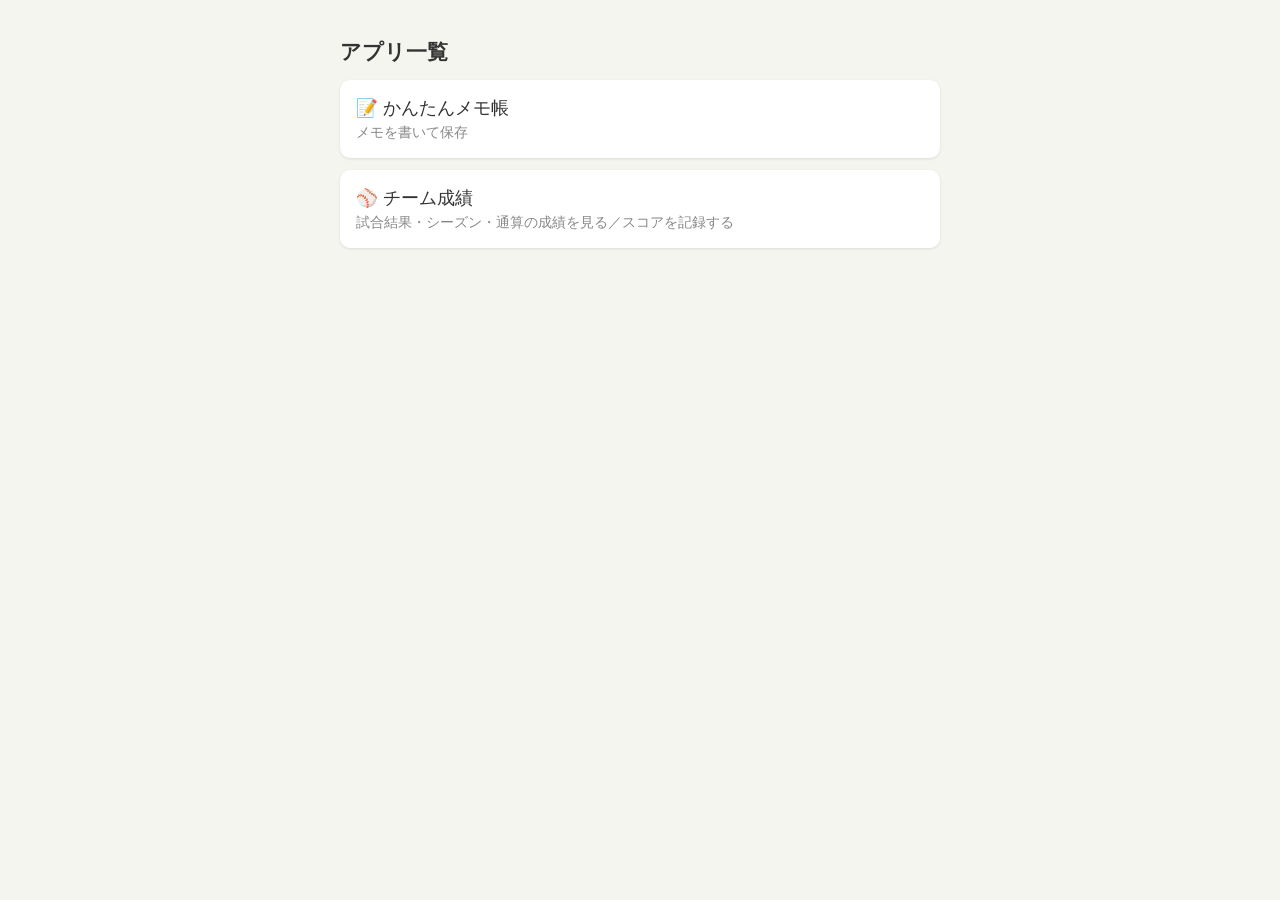
<file: index.html>
<!DOCTYPE html>
<html lang="ja">
<head>
  <meta charset="UTF-8">
  <meta name="viewport" content="width=device-width, initial-scale=1">
  <title>アプリ一覧</title>
  <style>
    body {
      margin: 0;
      font-family: -apple-system, "Hiragino Sans", "Noto Sans JP", sans-serif;
      background: #f5f5f0;
      color: #333;
    }
    main {
      max-width: 600px;
      margin: 0 auto;
      padding: 24px 16px;
    }
    h1 {
      font-size: 1.3rem;
    }
    a {
      display: block;
      background: white;
      border-radius: 10px;
      padding: 16px;
      margin-bottom: 12px;
      color: #333;
      text-decoration: none;
      font-size: 1.1rem;
      box-shadow: 0 1px 3px rgba(0, 0, 0, 0.1);
    }
    small {
      display: block;
      margin-top: 4px;
      color: #888;
      font-size: 0.85rem;
    }
  </style>
</head>
<body>
  <main>
    <h1>アプリ一覧</h1>
    <!-- 新しいアプリを作ったら、ここにリンクを追加する -->
    <a href="memo/">📝 かんたんメモ帳<small>メモを書いて保存</small></a>
    <a href="score/">⚾ チーム成績<small>試合結果・シーズン・通算の成績を見る／スコアを記録する</small></a>
  </main>
</body>
</html>
</file>
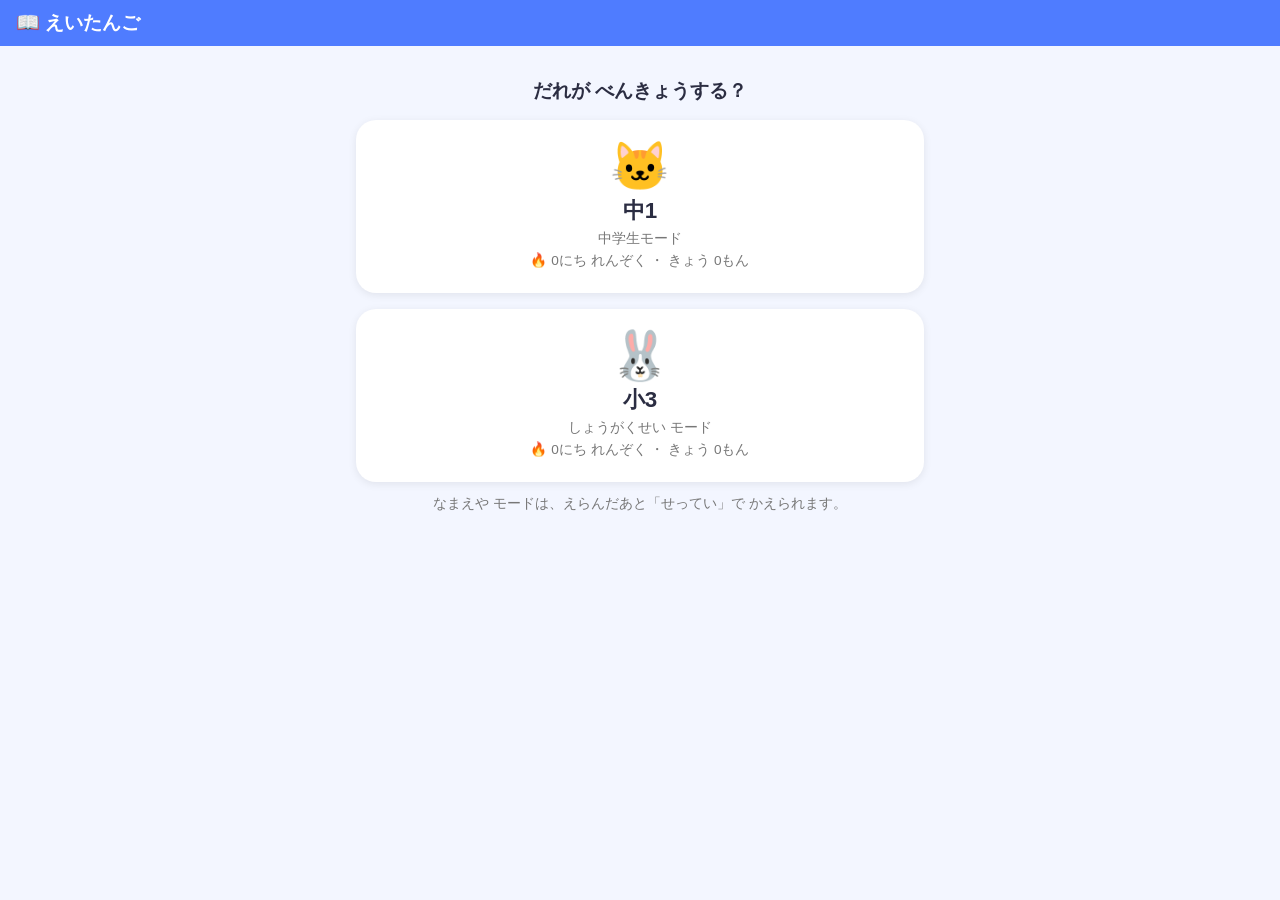
<file: eitango/index.html>
<!DOCTYPE html>
<html lang="ja">
<head>
  <meta charset="UTF-8">
  <meta name="viewport" content="width=device-width, initial-scale=1">
  <meta name="theme-color" content="#4f7cff">
  <title>えいたんご</title>
  <link rel="stylesheet" href="style.css">
</head>
<body>
  <header>
    <h1>📖 えいたんご</h1>
    <!-- 今だれが使っているか（タップで人を切りかえ） -->
    <button id="user-chip" class="user-chip" hidden></button>
  </header>

  <!-- 画面の中身は app.js が作る -->
  <main id="app"></main>

  <!-- 下のメニュー -->
  <nav id="bottom-nav" class="bottom-nav" hidden>
    <button data-go="home"><span class="nav-icon">🏠</span><span class="nav-label">ホーム</span></button>
    <button data-go="records"><span class="nav-icon">📊</span><span class="nav-label">記録</span></button>
    <button data-go="settings"><span class="nav-icon">⚙️</span><span class="nav-label">設定</span></button>
  </nav>

  <!-- 単語・熟語のデータ → アプリの動き の順に読み込む -->
  <script src="words.js"></script>
  <script src="idioms.js"></script>
  <script src="app.js"></script>
</body>
</html>
</file>
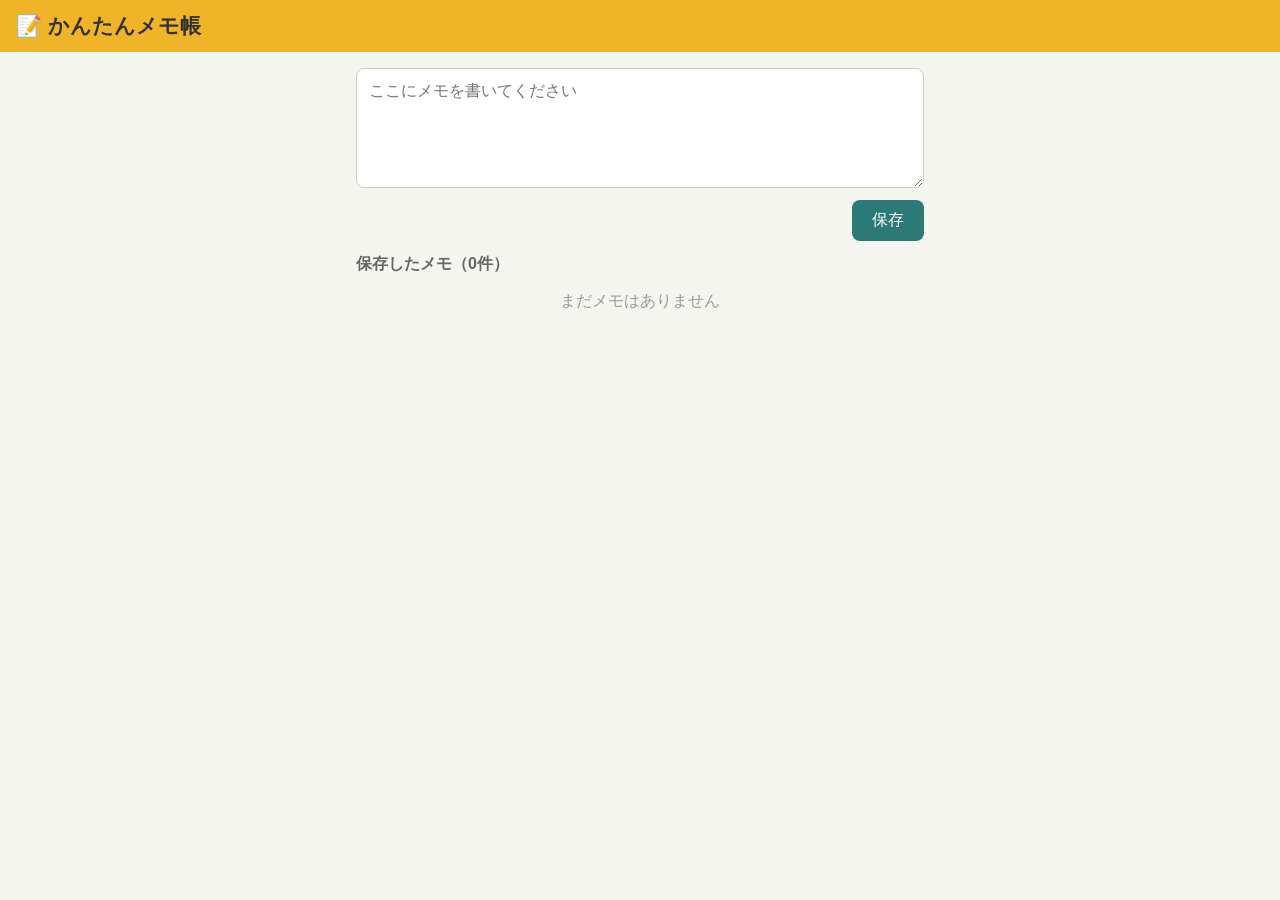
<file: memo/index.html>
<!DOCTYPE html>
<html lang="ja">
<head>
  <meta charset="UTF-8">
  <!-- スマホの画面幅に合わせて表示するための設定 -->
  <meta name="viewport" content="width=device-width, initial-scale=1">
  <title>かんたんメモ帳</title>
  <link rel="stylesheet" href="style.css">
</head>
<body>
  <header>
    <h1>📝 かんたんメモ帳</h1>
  </header>

  <main>
    <!-- メモを書く場所 -->
    <section class="editor">
      <textarea id="memo-input" placeholder="ここにメモを書いてください"></textarea>
      <div class="buttons">
        <button id="cancel-button" class="secondary" hidden>キャンセル</button>
        <button id="save-button">保存</button>
      </div>
    </section>

    <!-- 保存したメモの一覧 -->
    <section>
      <h2>保存したメモ（<span id="memo-count">0</span>件）</h2>
      <p id="empty-message" class="empty">まだメモはありません</p>
      <ul id="memo-list"></ul>
    </section>
  </main>

  <script src="app.js"></script>
</body>
</html>
</file>
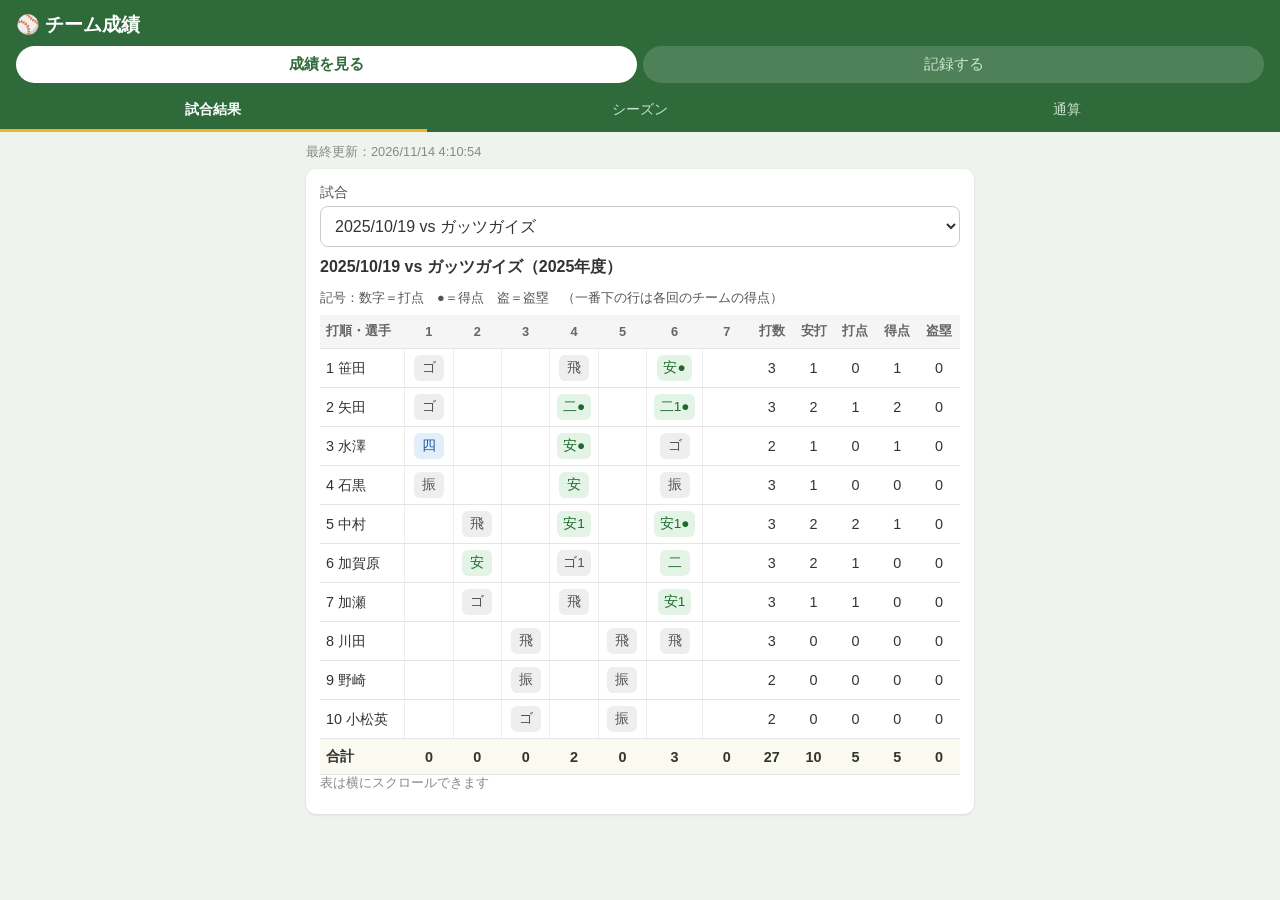
<file: results/index.html>
<!DOCTYPE html>
<html lang="ja">
<head>
  <meta charset="UTF-8">
  <meta name="viewport" content="width=device-width, initial-scale=1">
  <title>チーム成績</title>
  <!-- 成績ページは score/ にまとめたので、そちらへ自動で移動する（前のURLを使っている人のため） -->
  <meta http-equiv="refresh" content="0; url=../score/#view">
</head>
<body>
  <p>成績のページは移動しました。自動で移動しない場合は、<a href="../score/#view">こちら</a>を開いてください。</p>
</body>
</html>
</file>
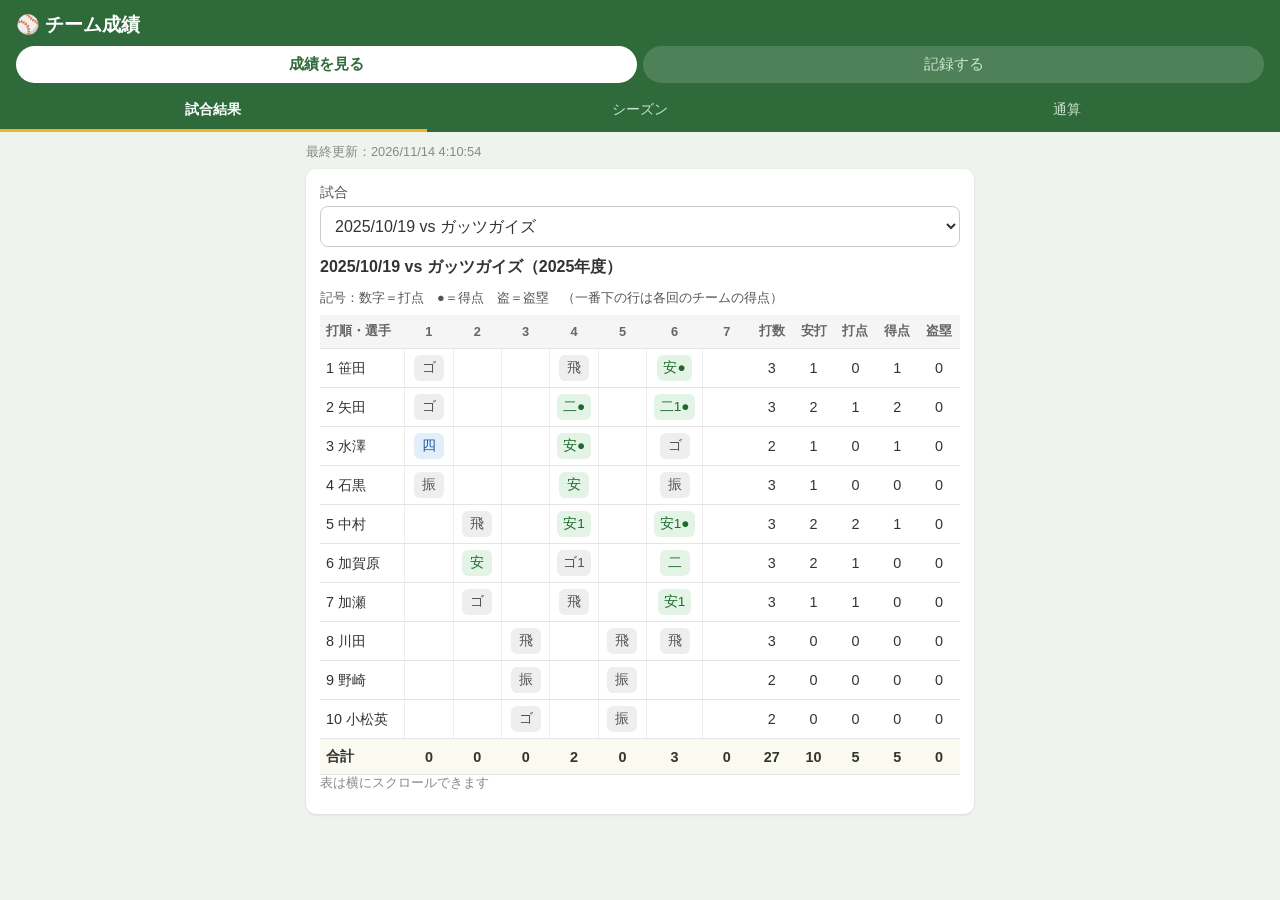
<file: score/index.html>
<!DOCTYPE html>
<html lang="ja">
<head>
  <meta charset="UTF-8">
  <meta name="viewport" content="width=device-width, initial-scale=1">
  <title>チーム成績</title>
  <link rel="stylesheet" href="style.css">
</head>
<body>
  <header>
    <h1>⚾ チーム成績</h1>

    <!-- 「成績を見る」と「記録する」の切りかえ -->
    <div class="mode-switch">
      <button class="mode active" data-mode="view">成績を見る</button>
      <button class="mode" data-mode="record">記録する</button>
    </div>

    <!-- 画面を切りかえるタブ（成績を見る） -->
    <nav class="tabs" data-mode="view">
      <button class="tab active" data-tab="v-game">試合結果</button>
      <button class="tab" data-tab="v-season">シーズン</button>
      <button class="tab" data-tab="v-career">通算</button>
    </nav>

    <!-- 画面を切りかえるタブ（記録する） -->
    <nav class="tabs" data-mode="record" hidden>
      <button class="tab" data-tab="game">試合入力</button>
      <button class="tab" data-tab="order">オーダー</button>
      <button class="tab" data-tab="stats">成績</button>
      <button class="tab" data-tab="players">選手</button>
      <button class="tab" data-tab="data">データ</button>
    </nav>
  </header>

  <main>
    <!-- ===== 成績を見る：上の案内 ===== -->
    <div data-mode="view">
      <p id="v-updated" class="hint"></p>
      <p id="v-load-error" class="notice" hidden>
        まだ成績が公開されていません。記録係の人が公開するまでお待ちください。
      </p>
    </div>

    <!-- ===== 記録する：上の案内 ===== -->
    <div data-mode="record" hidden>
      <p class="record-note">
        記録は<strong>このスマホの中</strong>に保存されます。チームの成績にのせるには、記録係が公開します（代理で記録した人は「データ」タブから記録係に送ってください）。
      </p>
      <p id="sync-note" class="notice" hidden></p>
    </div>

    <!-- ===== 成績を見る：試合結果 ===== -->
    <section id="tab-v-game" class="tab-page">
      <div class="card v-needs-data">
        <label>試合 <select id="v-game-select"></select></label>
        <h2 id="v-game-title"></h2>
        <p id="v-sheet-legend" class="legend">記号：数字＝打点　●＝得点　盗＝盗塁　（一番下の行は各回のチームの得点）</p>
        <p id="v-history-note" class="hint" hidden>この試合は回ごとの記録がないため、選手ごとの合計で表示しています</p>
        <div class="table-wrap">
          <table id="v-sheet-table"></table>
        </div>
        <p class="hint">表は横にスクロールできます</p>
      </div>
    </section>

    <!-- ===== 成績を見る：シーズン ===== -->
    <section id="tab-v-season" class="tab-page" hidden>
      <div class="card v-needs-data">
        <label>シーズン <select id="v-season-select"></select></label>
        <p id="v-season-info" class="hint"></p>
        <label>並び順 <select id="v-season-sort"></select></label>
        <div class="table-wrap">
          <table id="v-season-table"></table>
        </div>
        <p class="hint">表は横にスクロールできます</p>
      </div>
      <div class="glossary-slot"></div>
    </section>

    <!-- ===== 成績を見る：通算 ===== -->
    <section id="tab-v-career" class="tab-page" hidden>
      <div class="card v-needs-data">
        <p id="v-career-info" class="hint"></p>
        <label>並び順 <select id="v-career-sort"></select></label>
        <p class="hint">並べかえると、規定打席（20打席）以上の選手が上に並びます</p>
        <div class="table-wrap">
          <table id="v-career-table"></table>
        </div>
        <p class="hint">表は横にスクロールできます</p>
      </div>
      <div class="glossary-slot"></div>
    </section>

    <!-- ===== 記録する：試合入力 ===== -->
    <section id="tab-game" class="tab-page" hidden>
      <!-- 試合入力のやり方（タップで開け閉めできる。このスマホに試合がまだないときは最初から開く） -->
      <details id="howto" class="card howto">
        <summary>📖 試合入力のやり方（タップで開く・閉じる）</summary>
        <ol class="steps">
          <li><strong>試合を作る</strong>：「＋新しい試合」を押し、日付と対戦相手を入れて「作成」</li>
          <li><strong>オーダーを確かめる</strong>：前の試合のオーダーが入っています。違うところは、打順ごとに選手を選び直します（別の打順の選手を選ぶと、その選手が移り、元の打順は空きになります）。終わったら「試合入力へ」</li>
          <li><strong>打席ごとに入力する</strong>：「◀ ▶」で回を合わせ、結果と打点を押して「記録する」。次の打者に自動で進みます</li>
          <li><strong>得点・盗塁を付ける</strong>：下のスコアシートの記録（「安」など）をタップして付けます。本塁打は自動で得点になります</li>
          <li><strong>代打・退場</strong>：代打は打者の横の「代打」。退場は「オーダー」タブの「退場」</li>
          <li><strong>間違えたとき</strong>：スコアシートの記録をタップすると、直したり削除したりできます</li>
          <li><strong>試合が終わったら</strong>：記録係は「データ」タブで公開用ファイルを書き出して公開します。代理で記録した人は「データ」タブの「この試合を書き出す」で記録係に送ります</li>
        </ol>
      </details>

      <p id="no-player-message" class="notice" hidden>
        まず「選手」タブで選手を登録してください。
      </p>
      <p id="no-lineup-message" class="notice" hidden>
        この試合のオーダー（打順）に、打てる選手がいません。「オーダー」タブで設定してください。
      </p>

      <!-- 試合を選ぶ／作る -->
      <div class="card">
        <h2>試合</h2>
        <div class="row">
          <select id="game-select"></select>
          <button id="new-game-button" class="small">＋新しい試合</button>
        </div>

        <!-- 試合情報の入力欄（新しい試合／試合情報の変更。ふだんは隠れている） -->
        <div id="game-form" class="sub-form" hidden>
          <p id="game-form-title" class="form-title">新しい試合</p>
          <label>日付 <input type="date" id="game-date"></label>
          <label>対戦相手 <input type="text" id="game-opponent" placeholder="例：ホワイトベアーズ"></label>
          <label>シーズン <select id="game-season"></select></label>
          <p class="hint">日付から自動で選ばれます（4月〜翌3月）。前の年度の試合が後にずれこんだときは、ここで変えてください</p>
          <div class="buttons">
            <button id="game-form-cancel" class="secondary small">キャンセル</button>
            <button id="game-form-save" class="small">作成</button>
          </div>
        </div>
      </div>

      <!-- 打席結果の入力 -->
      <div id="input-card" class="card" hidden>
        <h2>打席結果を入力</h2>

        <!-- 何回の攻撃か -->
        <div class="inning-row">
          <button id="inning-prev" class="secondary">◀</button>
          <span id="inning-label">1回</span>
          <button id="inning-next" class="secondary">▶</button>
        </div>

        <label>打者</label>
        <div class="row batter-row">
          <select id="batter-select"></select>
          <button id="pinch-button" class="small secondary">代打</button>
        </div>

        <p class="label">結果</p>
        <div id="result-buttons"></div>

        <p class="label">打点</p>
        <div id="rbi-buttons" class="choice-row"></div>

        <button id="record-button" class="wide">記録する</button>
        <p class="hint after-button">得点・盗塁は、下のスコアシートの記録をタップして後から付けます（本塁打は自動で得点になります）</p>
      </div>

      <!-- この試合のスコアシート -->
      <div id="sheet-card" class="card" hidden>
        <h2>スコアシート <span id="sheet-season" class="season-badge"></span></h2>
        <p class="hint">記録をタップすると、得点・盗塁を付けたり、直したり、取り消したりできます</p>
        <p class="legend">記号：数字＝打点　●＝得点　盗＝盗塁　（一番下の行は各回のチームの得点）</p>
        <div class="table-wrap">
          <table id="sheet-table"></table>
        </div>
        <div class="game-actions">
          <button id="edit-game-button" class="secondary small">試合情報を変更</button>
          <button id="delete-game-button" class="danger small">この試合を削除</button>
        </div>
      </div>
    </section>

    <!-- ===== 記録する：オーダー（打順） ===== -->
    <section id="tab-order" class="tab-page" hidden>
      <p id="order-no-game" class="notice" hidden>
        まず「試合入力」タブで試合を作ってください。
      </p>
      <div id="order-card" class="card" hidden>
        <h2>オーダー：<span id="order-game"></span></h2>
        <p class="hint">
          打順ごとに先発の選手を選びます。別の打順に入っている選手を選ぶと、その選手はこちらに移り、元の打順は（未設定）になります。
          途中で代打が出たら「代打・交代」、退場したら「退場」を押します。「取消」で最後の変更を元に戻せます。
          退場で空いた打順は、打席が回ってきても飛ばされます。
        </p>
        <div id="order-area"></div>
        <div class="buttons order-buttons">
          <button id="remove-slot" class="small secondary">－ 最後の打順を削除</button>
          <button id="add-slot" class="small">＋ 打順を追加</button>
        </div>
        <button id="go-input" class="wide">試合入力へ</button>
      </div>
    </section>

    <!-- ===== 記録する：成績（このスマホの記録） ===== -->
    <section id="tab-stats" class="tab-page" hidden>
      <div class="card">
        <h2>打撃成績（このスマホの記録）</h2>
        <p class="hint">公開する前の試合も含みます。チームに公開されている成績は「成績を見る」で見られます</p>
        <label>集計する範囲 <select id="stats-filter"></select></label>
        <div class="table-wrap">
          <table id="stats-table"></table>
        </div>
        <p class="hint">表は横にスクロールできます</p>
      </div>
      <div class="glossary-slot"></div>
    </section>

    <!-- ===== 記録する：選手 ===== -->
    <section id="tab-players" class="tab-page" hidden>
      <div class="card">
        <h2>選手を登録</h2>
        <div class="row">
          <input type="text" id="player-number" inputmode="numeric" placeholder="背番号" class="number-input">
          <input type="text" id="player-name" placeholder="名前">
          <button id="add-player-button" class="small">追加</button>
        </div>
      </div>

      <div class="card">
        <h2>選手一覧</h2>
        <p class="hint">↑↓で並べ替えられます。新しい試合のオーダーは、前の試合の先発を引き継ぎます（試合がまだないときは、この並び順になります）</p>
        <ul id="player-list"></ul>
        <p id="player-empty" class="empty">まだ選手がいません</p>
      </div>

      <div class="card">
        <h2>公開中の選手データを読み込む</h2>
        <p>チームに公開されている成績（<code>data.json</code>）から、選手の一覧を読み込みます。このスマホにいない選手だけが追加されます（今いる選手は変わりません）。</p>
        <p class="hint">代理で記録する人は、これで記録係と同じ選手データを使えます。選手の一覧が空のときは、アプリを開いたときに自動で読み込みます</p>
        <button id="sync-players-button" class="wide secondary">公開中の選手データを読み込む</button>
      </div>
    </section>

    <!-- ===== 記録する：データ ===== -->
    <section id="tab-data" class="tab-page" hidden>
      <div class="card">
        <h2>今の記録</h2>
        <p id="data-summary"></p>
      </div>

      <div class="card">
        <h2>成績をチームに公開する（記録係）</h2>
        <p>「成績を見る」の画面に、最新の記録をのせるためのファイルを作ります。</p>
        <button id="publish-button" class="wide">公開用ファイル（data.json）を書き出す</button>
        <ol class="steps">
          <li>上のボタンで <code>data.json</code> を書き出し、スマホの「ファイル」アプリなどに保存する</li>
          <li>GitHub でリポジトリを開き、<code>score</code> フォルダを開く</li>
          <li>「Add file」→「Upload files」を押し、<code>data.json</code> を選ぶ</li>
          <li>一番下の緑の「Commit changes」を押す</li>
          <li>1〜2分すると、Netlify が自動で公開し直し、「成績を見る」が新しい記録に変わる</li>
        </ol>
        <p class="hint">ファイル名は <code>data.json</code> のままにしてください。名前が違うと読み込めません</p>
      </div>

      <div class="card">
        <h2>代理で記録した試合を送る（代理の人）</h2>
        <p>記録係がいない日に代わりに記録したときは、その試合だけをファイルにして記録係に送ります。</p>
        <label>送る試合 <select id="send-game-select"></select></label>
        <button id="send-game-button" class="wide">この試合を書き出す</button>
      </div>

      <div class="card">
        <h2>代理で記録された試合を取り込む（記録係）</h2>
        <p>代理の人から送られてきた試合のファイルを、今の記録に<strong>追加</strong>します。今の記録は消えません。</p>
        <p class="hint">知らない選手が入っていたときは、取り込む前に「誰と同じ人か」「新しい選手か」を選べます</p>
        <button id="game-import-button" class="wide secondary">試合のファイルを選ぶ</button>
        <input type="file" id="game-import-file" accept=".json,application/json" hidden>
      </div>

      <div class="card">
        <h2>記録を書き出す（バックアップ）</h2>
        <p>選手・試合・打席のすべての記録を、1つのファイルにまとめます。</p>
        <button id="export-button" class="wide">ファイルに書き出す</button>
      </div>

      <div class="card">
        <h2>ファイルから読み込む</h2>
        <p>書き出したファイルを選ぶと、記録が元に戻ります。<br>
          <strong>今このスマホにある記録は、ファイルの中身に置き換わります。</strong></p>
        <button id="import-button" class="wide secondary">ファイルを選んで読み込む</button>
        <!-- ファイルを選ぶ部品（見えないようにして、上のボタンから呼び出す） -->
        <input type="file" id="import-file" accept=".json,application/json" hidden>
      </div>

      <div class="card">
        <h2>過去の成績を取り込む</h2>
        <p>Excelの記録から変換した過去の成績のファイルを取り込みます。今の記録はそのまま残り、成績の「シーズン」「通算」に合計されます。</p>
        <p id="history-summary" class="hint"></p>
        <p id="history-names" class="hint pre-line"></p>
        <button id="history-button" class="wide secondary">過去の成績のファイルを選ぶ</button>
        <input type="file" id="history-file" accept=".json,application/json" hidden>
        <button id="history-clear" class="danger small clear-history" hidden>取り込んだ過去の成績を消す</button>
      </div>

      <div class="card">
        <h2>スマホを替えるときの手順</h2>
        <ol class="steps">
          <li>古いスマホで「ファイルに書き出す」を押す</li>
          <li>出てきたメニューから、メールや LINE の自分あて、iCloud Drive、Google ドライブなどに送る</li>
          <li>新しいスマホでそのファイルを受け取り、「ファイル」アプリなどに保存する</li>
          <li>新しいスマホでこのアプリを開き、「ファイルを選んで読み込む」でそのファイルを選ぶ</li>
        </ol>
        <p class="hint">スマホを替える予定がなくても、ときどき書き出しておくと安心です</p>
      </div>
    </section>
  </main>

  <!-- 用語の説明（いくつかの画面で使い回す） -->
  <template id="glossary-template">
    <div class="card">
      <h2>用語の説明</h2>
      <dl class="glossary">
        <dt>打席</dt><dd>打席に立った回数（すべて）</dd>
        <dt>打数</dt><dd>打席から四球・死球・犠打・犠飛を引いた数</dd>
        <dt>打率</dt><dd>安打 ÷ 打数</dd>
        <dt>出塁率</dt><dd>（安打＋四死球）÷（打数＋四死球＋犠飛）<br>※2018〜2024年度の記録は、Excelの記録に合わせて犠打も割る数に入れています</dd>
        <dt>長打率</dt><dd>塁打数 ÷ 打数（単打1・二塁打2・三塁打3・本塁打4）</dd>
        <dt>OPS</dt><dd>出塁率＋長打率。打者の総合力の目安</dd>
        <dt>得点</dt><dd>ホームに還ってきた回数</dd>
        <dt>盗塁</dt><dd>盗塁に成功した回数</dd>
      </dl>
    </div>
  </template>

  <!-- 代打・交代の選手を選ぶ小さな画面 -->
  <dialog id="sub-dialog">
    <h2 id="sub-title"></h2>
    <label>代わりに入る選手 <select id="sub-player"></select></label>
    <label>何回から <select id="sub-inning"></select></label>
    <div class="buttons">
      <button id="sub-cancel" class="secondary small">閉じる</button>
      <button id="sub-save" class="small">交代する</button>
    </div>
  </dialog>

  <!-- 打席の記録を直すための小さな画面 -->
  <dialog id="edit-dialog">
    <h2 id="edit-title"></h2>
    <label>回 <select id="edit-inning"></select></label>
    <label>結果 <select id="edit-result"></select></label>
    <label>打点 <select id="edit-rbi"></select></label>
    <label class="check"><input type="checkbox" id="edit-run"> 得点した（ホームに還った）</label>
    <label>盗塁 <select id="edit-sb"></select></label>
    <div class="buttons">
      <button id="edit-delete" class="danger small delete-left">削除</button>
      <button id="edit-cancel" class="secondary small">閉じる</button>
      <button id="edit-save" class="small">保存</button>
    </div>
  </dialog>

  <!-- 代理で記録された試合の「知らない選手」を、誰と同じ人か選ぶ小さな画面 -->
  <dialog id="map-dialog">
    <h2>選手の確認</h2>
    <p class="hint">この試合には、あなたのスマホにいない選手が入っています。それぞれ、誰と同じ人かを選んでください。</p>
    <div id="map-rows"></div>
    <div class="buttons">
      <button id="map-cancel" class="secondary small">やめる</button>
      <button id="map-save" class="small">取り込む</button>
    </div>
  </dialog>

  <!-- 共通の部品 → 成績を見る画面 → 記録する画面（と全体の切りかえ）の順に読み込む -->
  <script src="common.js"></script>
  <script src="view.js"></script>
  <script src="app.js"></script>
</body>
</html>
</file>
<file: eitango/style.css>
/* ===== 全体の見た目 ===== */
* {
  box-sizing: border-box;
  -webkit-tap-highlight-color: transparent;
}

/* hidden をつけた部品は、display の指定があっても必ずかくす */
[hidden] {
  display: none !important;
}

body {
  margin: 0;
  font-family: -apple-system, "Hiragino Sans", "Noto Sans JP", sans-serif;
  background: #f3f6ff;
  color: #2b2d42;
  padding-bottom: 80px; /* 下のメニューの分 */
}

header {
  background: #4f7cff;
  color: white;
  padding: 10px 16px;
  position: sticky;
  top: 0;
  z-index: 10;
  display: flex;
  align-items: center;
  justify-content: space-between;
}

h1 {
  margin: 0;
  font-size: 1.2rem;
}

h2 {
  font-size: 1.2rem;
}

h3 {
  font-size: 1rem;
  color: #555;
  margin: 24px 0 8px;
}

main {
  max-width: 600px;
  margin: 0 auto;
  padding: 16px;
}

button {
  font-family: inherit;
  font-size: 1rem;
  color: inherit;
  cursor: pointer;
}

.center {
  text-align: center;
  justify-content: center;
}

.note {
  color: #777;
  font-size: 0.85rem;
}

/* ===== 上の「だれ？」ボタン ===== */
.user-chip {
  background: rgba(255, 255, 255, 0.2);
  border: none;
  border-radius: 999px;
  padding: 6px 12px;
  color: white;
  display: flex;
  align-items: center;
  gap: 6px;
}

.avatar-sm {
  font-size: 1.2rem;
}

/* ===== 下のメニュー ===== */
.bottom-nav {
  position: fixed;
  bottom: 0;
  left: 0;
  right: 0;
  background: white;
  display: flex;
  border-top: 1px solid #e3e6ef;
  padding-bottom: env(safe-area-inset-bottom); /* iPhoneの下のバーをよける */
  z-index: 10;
}

.bottom-nav button {
  flex: 1;
  border: none;
  background: none;
  padding: 8px 0;
  display: flex;
  flex-direction: column;
  align-items: center;
  font-size: 0.75rem;
  color: #888;
}

.bottom-nav button.active {
  color: #4f7cff;
  font-weight: bold;
}

.nav-icon {
  font-size: 1.4rem;
}

/* ===== だれが勉強する？ ===== */
.user-list {
  display: grid;
  gap: 16px;
}

.user-card {
  background: white;
  border: 3px solid transparent;
  border-radius: 20px;
  padding: 20px;
  display: flex;
  flex-direction: column;
  align-items: center;
  gap: 4px;
  box-shadow: 0 2px 8px rgba(0, 0, 0, 0.08);
}

.user-card:active {
  border-color: #4f7cff;
}

.avatar {
  font-size: 3rem;
  line-height: 1;
}

.user-name {
  font-size: 1.4rem;
  font-weight: bold;
}

.user-sub,
.user-stat {
  font-size: 0.85rem;
  color: #777;
}

/* ===== ホーム ===== */
.hello {
  display: flex;
  align-items: center;
  gap: 12px;
  margin-bottom: 12px;
}

.hello .avatar {
  font-size: 2.5rem;
}

.hello-name {
  font-weight: bold;
}

.hello-stat {
  font-size: 0.85rem;
  color: #666;
}

.range {
  background: white;
  border-radius: 12px;
  padding: 10px 12px;
  margin-bottom: 12px;
}

.range-row {
  display: flex;
  align-items: center;
  gap: 6px;
  flex-wrap: wrap;
  padding: 3px 0;
}

.range-label {
  font-size: 0.8rem;
  color: #777;
  width: 2.5em;
}

.chip {
  border: 1px solid #ccd3e6;
  background: white;
  border-radius: 999px;
  padding: 5px 12px;
  font-size: 0.9rem;
}

.chip.on {
  background: #4f7cff;
  border-color: #4f7cff;
  color: white;
}

.big-btn {
  width: 100%;
  border: none;
  border-radius: 18px;
  background: linear-gradient(135deg, #ff8a5b, #ffb44c);
  color: white;
  font-size: 1.3rem;
  font-weight: bold;
  padding: 18px;
  margin-bottom: 14px;
  box-shadow: 0 3px 10px rgba(255, 138, 91, 0.35);
  display: flex;
  flex-direction: column;
  align-items: center;
}

.big-btn small {
  font-size: 0.85rem;
  font-weight: normal;
  margin-top: 4px;
}

.mode-grid {
  display: grid;
  grid-template-columns: 1fr 1fr;
  gap: 10px;
}

.mode-btn {
  background: white;
  border: none;
  border-radius: 14px;
  padding: 14px 8px;
  box-shadow: 0 1px 4px rgba(0, 0, 0, 0.08);
  display: flex;
  flex-direction: column;
  align-items: center;
  gap: 4px;
  font-size: 0.95rem;
}

.mode-btn:active,
.big-btn:active {
  transform: scale(0.97);
}

.mode-icon {
  font-size: 1.8rem;
}

/* ===== 問題の画面 ===== */
.quiz-top {
  display: flex;
  align-items: center;
  gap: 10px;
  margin-bottom: 12px;
}

.icon-btn {
  border: none;
  background: white;
  border-radius: 50%;
  width: 36px;
  height: 36px;
  font-size: 1rem;
  flex-shrink: 0;
}

.bar {
  flex: 1;
  height: 10px;
  background: #dde3f3;
  border-radius: 999px;
  overflow: hidden;
}

.bar div {
  height: 100%;
  background: #4fcf8a;
  transition: width 0.3s;
}

.count {
  font-size: 0.85rem;
  color: #666;
}

.retry-tag {
  text-align: center;
  color: #e67e22;
  font-weight: bold;
  font-size: 0.9rem;
}

.prompt {
  background: white;
  border-radius: 18px;
  padding: 22px 16px;
  text-align: center;
  box-shadow: 0 1px 4px rgba(0, 0, 0, 0.06);
  display: flex;
  flex-direction: column;
  align-items: center;
  gap: 8px;
}

.prompt-en {
  font-size: 2rem;
  font-weight: bold;
  word-break: break-word;
}

.prompt-ja {
  font-size: 1.4rem;
  font-weight: bold;
}

.prompt-sub {
  color: #666;
  font-size: 0.95rem;
}

.prompt-emoji {
  font-size: 4.5rem;
  line-height: 1.1;
}

.blank {
  color: #4f7cff;
  letter-spacing: 2px;
}

.ask {
  text-align: center;
  color: #666;
  margin: 14px 0 10px;
}

.speak-btn {
  border: none;
  background: #eef2ff;
  border-radius: 50%;
  width: 44px;
  height: 44px;
  font-size: 1.3rem;
  flex-shrink: 0;
}

.speak-btn.small {
  width: 34px;
  height: 34px;
  font-size: 1rem;
}

.speak-btn.speak-big {
  width: 96px;
  height: 96px;
  font-size: 3rem;
}

.choices {
  display: grid;
  gap: 10px;
}

.choices.grid2 {
  grid-template-columns: 1fr 1fr;
}

.choice {
  background: white;
  border: 2px solid #dde3f3;
  border-radius: 14px;
  padding: 14px;
  font-size: 1.1rem;
  text-align: center;
  min-height: 56px;
}

.choice.pic {
  display: flex;
  flex-direction: column;
  align-items: center;
  gap: 4px;
}

.choice-emoji {
  font-size: 2.6rem;
  line-height: 1.1;
}

.choice:disabled {
  color: inherit;
  opacity: 1;
}

.choice.correct {
  background: #e3f9ec;
  border-color: #2fbf71;
}

.choice.wrong {
  background: #ffe6e6;
  border-color: #ff6b6b;
}

/* --- スペル入力 --- */
.spell-form {
  display: flex;
  gap: 8px;
}

.spell-form input {
  flex: 1;
  font-size: 1.3rem; /* 16px以上にして、iPhoneで勝手にズームされないようにする */
  padding: 12px;
  border: 2px solid #ccd3e6;
  border-radius: 12px;
  min-width: 0;
}

.hint {
  text-align: center;
  color: #e67e22;
}

/* --- 文字タイル・単語ならべ --- */
.slots {
  display: flex;
  justify-content: center;
  gap: 6px;
  flex-wrap: wrap;
  margin-bottom: 16px;
}

.slot {
  width: 40px;
  height: 48px;
  border-bottom: 3px solid #4f7cff;
  font-size: 1.8rem;
  font-weight: bold;
  display: flex;
  align-items: center;
  justify-content: center;
}

.tiles,
.tokens {
  display: flex;
  justify-content: center;
  gap: 8px;
  flex-wrap: wrap;
}

.tile {
  width: 52px;
  height: 52px;
  border: none;
  border-radius: 12px;
  background: #ffd166;
  font-size: 1.6rem;
  font-weight: bold;
  box-shadow: 0 3px 0 #e0a800;
}

.tile:disabled,
.token:disabled:not(.placed) {
  visibility: hidden;
}

.answer-line {
  min-height: 60px;
  background: white;
  border: 2px dashed #ccd3e6;
  border-radius: 12px;
  padding: 8px;
  display: flex;
  flex-wrap: wrap;
  gap: 6px;
  align-items: center;
  margin-bottom: 14px;
}

.placeholder {
  color: #aaa;
  font-size: 0.9rem;
}

.token {
  border: none;
  border-radius: 10px;
  background: #ffd166;
  padding: 10px 12px;
  font-size: 1.1rem;
  box-shadow: 0 2px 0 #e0a800;
}

.token.placed {
  background: #dfe7ff;
  box-shadow: 0 2px 0 #b6c6f5;
}

.row-btns {
  display: flex;
  gap: 10px;
  margin-top: 14px;
  justify-content: center;
}

.row-btns.stack {
  flex-direction: column;
}

.sub-btn {
  border: 1px solid #ccd3e6;
  background: white;
  border-radius: 12px;
  padding: 12px 16px;
  text-align: center;
}

.primary {
  border: none;
  background: #4f7cff;
  color: white;
  border-radius: 12px;
  padding: 12px 18px;
  font-weight: bold;
}

.primary.wide {
  width: 100%;
  margin-top: 16px;
}

/* --- カード --- */
.flashcard {
  background: white;
  border-radius: 20px;
  min-height: 240px;
  padding: 24px 16px;
  display: flex;
  flex-direction: column;
  align-items: center;
  justify-content: center;
  gap: 10px;
  text-align: center;
  box-shadow: 0 2px 10px rgba(0, 0, 0, 0.08);
  cursor: pointer;
}

.flashcard.flipped {
  background: #fffbea;
}

.card-emoji {
  font-size: 5rem;
  line-height: 1.1;
}

.card-en {
  font-size: 2.2rem;
  font-weight: bold;
  word-break: break-word;
}

.card-ja {
  font-size: 1.4rem;
}

.card-ex {
  color: #555;
  font-size: 0.95rem;
}

.card-tap {
  color: #999;
  font-size: 0.9rem;
}

.rate-btns {
  display: grid;
  grid-template-columns: 1fr 1fr;
  gap: 10px;
  margin-top: 16px;
}

.rate {
  border: none;
  border-radius: 14px;
  padding: 16px;
  font-size: 1.1rem;
  font-weight: bold;
}

.rate.ng {
  background: #ffe6e6;
}

.rate.ok {
  background: #e3f9ec;
}

/* --- 正解・不正解 --- */
.feedback {
  margin-top: 16px;
  border-radius: 16px;
  padding: 14px 16px;
  text-align: center;
  animation: pop 0.25s ease-out;
}

.feedback.ok {
  background: #e3f9ec;
}

.feedback.ng {
  background: #ffe6e6;
}

@keyframes pop {
  from {
    transform: scale(0.9);
    opacity: 0;
  }
  to {
    transform: scale(1);
    opacity: 1;
  }
}

.fb-title {
  font-size: 1.3rem;
  font-weight: bold;
}

.fb-word {
  display: flex;
  align-items: center;
  justify-content: center;
  gap: 8px;
  font-size: 1.4rem;
  margin-top: 6px;
}

.fb-emoji {
  font-size: 2rem;
}

.fb-ja {
  margin-top: 4px;
}

.fb-ex {
  margin-top: 8px;
  font-size: 0.95rem;
  color: #444;
}

.next-btn {
  margin-top: 12px;
  width: 100%;
}

/* ===== 結果 ===== */
.result {
  text-align: center;
  background: white;
  border-radius: 20px;
  padding: 20px;
}

.stars {
  font-size: 2.4rem;
}

.result-msg {
  font-size: 1.5rem;
  font-weight: bold;
  margin: 6px 0;
}

.result-score b {
  font-size: 1.6rem;
  color: #4f7cff;
}

.result-streak {
  margin-top: 6px;
  color: #e67e22;
}

/* ===== 単語のリスト ===== */
.word-list {
  list-style: none;
  padding: 0;
  margin: 12px 0;
  background: white;
  border-radius: 14px;
  overflow: hidden;
}

.word-list li {
  display: flex;
  align-items: center;
  gap: 8px;
  padding: 8px 12px;
  border-bottom: 1px solid #eef0f6;
}

.word-list li:last-child {
  border-bottom: none;
}

.word-list .mark {
  width: 1.4em;
}

.w-en {
  font-weight: bold;
  flex: 0 0 auto;
  max-width: 50%;
}

.w-ja {
  flex: 1;
  color: #555;
  font-size: 0.9rem;
}

.ng-count {
  color: #ff6b6b;
  font-size: 0.85rem;
}

/* ===== 記録 ===== */
.stats {
  display: grid;
  grid-template-columns: repeat(3, 1fr);
  gap: 8px;
}

.stat {
  background: white;
  border-radius: 14px;
  padding: 12px 4px;
  text-align: center;
  display: flex;
  flex-direction: column;
}

.stat b {
  font-size: 1.4rem;
}

.stat span {
  font-size: 0.75rem;
  color: #777;
}

.calendar {
  display: grid;
  grid-template-columns: repeat(7, 1fr);
  gap: 4px;
}

.cal-day {
  aspect-ratio: 1;
  border-radius: 8px;
  display: flex;
  align-items: center;
  justify-content: center;
  font-size: 0.8rem;
  color: #888;
  background: #e8ebf3;
}

.cal-day.lv1 { background: #c6f0d6; color: #333; }
.cal-day.lv2 { background: #7fdca5; color: #fff; }
.cal-day.lv3 { background: #2fbf71; color: #fff; }

.prog {
  background: white;
  border-radius: 12px;
  padding: 10px 12px;
  margin-bottom: 8px;
}

.prog-head {
  display: flex;
  justify-content: space-between;
  font-size: 0.9rem;
  margin-bottom: 6px;
}

.prog-bar {
  position: relative;
  height: 10px;
  background: #e8ebf3;
  border-radius: 999px;
  overflow: hidden;
}

.prog-learned,
.prog-mastered {
  position: absolute;
  left: 0;
  top: 0;
  height: 100%;
}

.prog-learned {
  background: #ffd166;
}

.prog-mastered {
  background: #2fbf71;
}

.legend {
  display: inline-block;
  width: 12px;
  height: 12px;
  border-radius: 3px;
  vertical-align: middle;
  margin-right: 4px;
}

.legend.learned { background: #ffd166; }
.legend.mastered { background: #2fbf71; }

/* ===== 単語の一覧 ===== */
.back-link {
  border: none;
  background: none;
  color: #4f7cff;
  padding: 0 0 12px;
}

.search {
  width: 100%;
  font-size: 16px;
  padding: 10px 12px;
  border: 1px solid #ccd3e6;
  border-radius: 10px;
}

.lv-legend {
  display: flex;
  flex-wrap: wrap;
  gap: 4px 12px;
  font-size: 0.75rem;
  color: #666;
}

.lv-dot {
  display: inline-block;
  width: 12px;
  height: 12px;
  border-radius: 50%;
  flex-shrink: 0;
  margin-right: 3px;
  vertical-align: middle;
}

.lv-dot.lv-1 { background: #dde1ea; }
.lv-dot.lv0 { background: #ff6b6b; }
.lv-dot.lv1 { background: #ffa94d; }
.lv-dot.lv2 { background: #ffd43b; }
.lv-dot.lv3 { background: #8ce99a; }
.lv-dot.lv4 { background: #2fbf71; }
.lv-dot.lv5 { background: #4f7cff; }

/* ===== 設定 ===== */
.setting-user {
  background: white;
  border-radius: 14px;
  padding: 14px;
  margin-bottom: 12px;
  display: flex;
  flex-direction: column;
  gap: 10px;
}

.setting-user label {
  display: flex;
  flex-direction: column;
  font-size: 0.85rem;
  color: #666;
  gap: 4px;
}

.setting-user input,
.setting-user select {
  font-size: 16px;
  padding: 8px 10px;
  border: 1px solid #ccd3e6;
  border-radius: 8px;
  background: white;
  color: #2b2d42;
}

.avatar-pick {
  display: flex;
  flex-wrap: wrap;
  gap: 4px;
}

.avatar-pick button {
  font-size: 1.5rem;
  border: 2px solid transparent;
  background: #f3f6ff;
  border-radius: 10px;
  width: 44px;
  height: 44px;
}

.avatar-pick button.on {
  border-color: #4f7cff;
}

.danger {
  border: 1px solid #ff6b6b;
  color: #e03131;
  background: white;
  border-radius: 10px;
  padding: 10px;
}

.switch-row {
  display: flex;
  align-items: center;
  gap: 8px;
  background: white;
  border-radius: 12px;
  padding: 12px;
}

.switch-row input {
  width: 20px;
  height: 20px;
}

.file-btn {
  display: block;
  cursor: pointer;
}

/* ===== 小学生モード：文字を少し大きく ===== */
body.kid .choice {
  font-size: 1.15rem;
}

body.kid .mode-btn {
  font-size: 1rem;
  padding: 18px 8px;
}

body.kid .big-btn {
  background: linear-gradient(135deg, #ff7eb3, #ffb36b);
}
</file>
<file: memo/style.css>
/* ===== 全体の見た目 ===== */
* {
  box-sizing: border-box;
}

body {
  margin: 0;
  font-family: -apple-system, "Hiragino Sans", "Noto Sans JP", sans-serif;
  background: #f5f5f0;
  color: #333;
}

header {
  background: #f0b429;
  padding: 12px 16px;
  position: sticky; /* スクロールしても上に残る */
  top: 0;
}

h1 {
  margin: 0;
  font-size: 1.3rem;
}

h2 {
  font-size: 1rem;
  color: #666;
}

main {
  max-width: 600px; /* パソコンで見ても広がりすぎない */
  margin: 0 auto;
  padding: 16px;
}

/* ===== 入力エリア ===== */
textarea {
  width: 100%;
  height: 120px;
  padding: 12px;
  font-size: 16px; /* 16px未満だとiPhoneで勝手にズームされる */
  border: 1px solid #ccc;
  border-radius: 8px;
  resize: vertical;
}

.buttons {
  display: flex;
  justify-content: flex-end;
  gap: 8px;
  margin-top: 8px;
}

button {
  padding: 10px 20px; /* 指で押しやすい大きさ */
  font-size: 1rem;
  border: none;
  border-radius: 8px;
  background: #2b7a78;
  color: white;
  cursor: pointer;
}

button.secondary {
  background: #999;
}

button.danger {
  background: #d64545;
}

button.small {
  padding: 6px 12px;
  font-size: 0.85rem;
}

/* ===== メモ一覧 ===== */
ul {
  list-style: none;
  padding: 0;
}

li {
  background: white;
  border-radius: 8px;
  padding: 12px;
  margin-bottom: 10px;
  box-shadow: 0 1px 3px rgba(0, 0, 0, 0.1);
}

.memo-text {
  white-space: pre-wrap; /* 改行をそのまま表示 */
  word-break: break-word;
  margin: 0 0 8px;
}

.memo-footer {
  display: flex;
  align-items: center;
  gap: 8px;
}

.memo-date {
  font-size: 0.8rem;
  color: #999;
  margin-right: auto; /* 日付を左、ボタンを右に寄せる */
}

.empty {
  color: #999;
  text-align: center;
}
</file>
<file: score/style.css>
/* ===== 全体の見た目 ===== */
* {
  box-sizing: border-box;
}

body {
  margin: 0;
  font-family: -apple-system, "Hiragino Sans", "Noto Sans JP", sans-serif;
  background: #eef3ee;
  color: #333;
}

header {
  background: #2f6b3a; /* グラウンドの緑 */
  color: white;
  position: sticky; /* スクロールしても上に残る */
  top: 0;
  z-index: 10;
}

h1 {
  margin: 0;
  padding: 12px 16px 8px;
  font-size: 1.2rem;
}

h2 {
  margin: 0 0 12px;
  font-size: 1rem;
}

main {
  max-width: 700px;
  margin: 0 auto;
  padding: 12px 16px 40px;
}

/* ===== タブ ===== */
.tabs {
  display: flex;
}

.tab {
  flex: 1;
  padding: 10px 0;
  background: none;
  border: none;
  border-bottom: 3px solid transparent;
  color: #cde3d0;
  font-size: 0.95rem;
  border-radius: 0;
}

.tab.active {
  color: white;
  border-bottom-color: #f0b429;
  font-weight: bold;
}

/* ===== カード（白い四角） ===== */
.card {
  background: white;
  border-radius: 10px;
  padding: 14px;
  margin-bottom: 12px;
  box-shadow: 0 1px 3px rgba(0, 0, 0, 0.1);
}

.row {
  display: flex;
  gap: 8px;
  align-items: center;
}

.row select,
.row input {
  flex: 1;
  min-width: 0; /* 狭い画面ではみ出さないように */
}

.number-input {
  flex: 0 0 70px !important;
}

label {
  display: block;
  margin-bottom: 10px;
  font-size: 0.9rem;
  color: #555;
}

label input,
label select {
  display: block;
  width: 100%;
  margin-top: 4px;
}

input,
select {
  padding: 10px;
  font-size: 16px; /* 16px未満だとiPhoneで勝手にズームされる */
  border: 1px solid #ccc;
  border-radius: 8px;
  background: white;
  color: #333;
}

.sub-form {
  margin-top: 12px;
  padding-top: 12px;
  border-top: 1px dashed #ccc;
}

.label {
  margin: 8px 0 6px;
  font-size: 0.9rem;
  color: #555;
}

/* ===== ボタン ===== */
button {
  padding: 10px 16px;
  font-size: 1rem;
  border: none;
  border-radius: 8px;
  background: #2b7a78;
  color: white;
  cursor: pointer;
}

button.small {
  padding: 8px 12px;
  font-size: 0.9rem;
  white-space: nowrap;
}

button.secondary {
  background: #999;
}

button.danger {
  background: #d64545;
}

button.wide {
  width: 100%;
  margin-top: 16px;
  padding: 14px;
  font-size: 1.1rem;
  font-weight: bold;
}

.buttons {
  display: flex;
  justify-content: flex-end;
  gap: 8px;
}

/* ===== 結果ボタン ===== */
.result-group {
  display: grid;
  grid-template-columns: repeat(4, 1fr); /* 横に4つ並べる */
  gap: 6px;
  margin-bottom: 6px;
}

.result-button,
.choice {
  padding: 12px 0;
  font-size: 0.95rem;
  border: 2px solid transparent;
}

/* 結果の種類ごとの色 */
.kind-hit {
  background: #e3f4e6;
  color: #1d6b2c;
}

.kind-walk {
  background: #e3eefb;
  color: #1f5a9e;
}

.kind-out {
  background: #eeeeee;
  color: #555;
}

/* 選んでいるボタンは濃くする */
.result-button.selected,
.choice.selected {
  border-color: #333;
  font-weight: bold;
}

.choice-row {
  display: flex;
  gap: 6px;
}

.choice {
  flex: 1;
  background: #eeeeee;
  color: #333;
}

/* ===== 表 ===== */
.table-wrap {
  overflow-x: auto; /* 表が広いときは横スクロール */
}

table {
  border-collapse: collapse;
  width: 100%;
  font-size: 0.9rem;
}

th,
td {
  padding: 8px 6px;
  border-bottom: 1px solid #e5e5e5;
  text-align: center;
  white-space: nowrap;
}

th {
  background: #f5f5f5;
  font-size: 0.8rem;
  color: #666;
}

th:first-child,
td:first-child {
  text-align: left;
  position: sticky; /* 横スクロールしても名前は残る */
  left: 0;
  background: white;
}

th:first-child {
  background: #f5f5f5;
}

tr.total td {
  font-weight: bold;
  background: #fafaf0;
}

td.chips {
  text-align: left;
  white-space: normal;
}

.chip {
  display: inline-block;
  min-width: 30px;
  margin: 2px;
  padding: 4px 6px;
  font-size: 0.85rem;
  border-radius: 6px;
}

/* ===== 選手一覧 ===== */
ul {
  list-style: none;
  padding: 0;
  margin: 0;
}

li {
  display: flex;
  align-items: center;
  gap: 6px;
  padding: 8px 0;
  border-bottom: 1px solid #eee;
}

.player-name {
  flex: 1;
}

.player-number {
  display: inline-block;
  min-width: 36px;
  color: #2f6b3a;
  font-weight: bold;
}

/* ===== その他 ===== */
.hint {
  margin: 0 0 8px;
  font-size: 0.8rem;
  color: #888;
}

.empty {
  color: #999;
  text-align: center;
}

.notice {
  background: #fff6d8;
  padding: 12px;
  border-radius: 8px;
}

#delete-game-button {
  margin-top: 16px;
}

.glossary dt {
  font-weight: bold;
  margin-top: 8px;
}

.glossary dd {
  margin: 2px 0 0;
  font-size: 0.9rem;
  color: #555;
}

/* ===== 回の切りかえ ===== */
.inning-row {
  display: flex;
  align-items: center;
  justify-content: center;
  gap: 16px;
  margin-bottom: 12px;
}

#inning-label {
  min-width: 70px;
  text-align: center;
  font-size: 1.4rem;
  font-weight: bold;
}

.after-button {
  margin-top: 8px;
}

.legend {
  margin: 0 0 8px;
  font-size: 0.8rem;
  color: #555;
}

/* ===== スコアブック形式の表 ===== */
td.cell {
  min-width: 44px;
  padding: 4px 2px;
  border-left: 1px solid #eee;
}

th.current,
td.current {
  background: #fff8e1; /* いま入力している回を目立たせる */
}

tr.total td.current {
  background: #fff1c4;
}

/* ===== 打席を直す画面 ===== */
dialog {
  width: calc(100% - 32px);
  max-width: 420px;
  border: none;
  border-radius: 12px;
  padding: 16px;
}

dialog::backdrop {
  background: rgba(0, 0, 0, 0.4);
}

label.check {
  display: flex;
  align-items: center;
  gap: 8px;
  font-size: 1rem;
  color: #333;
}

label.check input {
  display: inline;
  width: 22px;
  height: 22px;
  margin: 0;
}

.delete-left {
  margin-right: auto; /* 削除ボタンだけ左に寄せる */
}

/* ===== データタブ ===== */
.steps {
  padding-left: 20px;
  line-height: 1.7;
}

.steps li {
  display: list-item;
  border: none;
  padding: 0;
}

/* ===== タブが5つになったので文字を少し小さく ===== */
.tab {
  font-size: 0.85rem;
}

/* ===== 打者と代打ボタン ===== */
.batter-row {
  margin-bottom: 10px;
}

/* ===== オーダー ===== */
.slot {
  padding: 10px 0;
  border-bottom: 1px solid #eee;
}

.slot-head {
  display: flex;
  align-items: center;
  gap: 8px;
}

.slot-head select {
  flex: 1;
  min-width: 0;
}

.slot-no {
  min-width: 42px;
  font-weight: bold;
  color: #2f6b3a;
}

ul.slot-history {
  margin: 6px 0 0 50px;
}

ul.slot-history li {
  display: block;
  border: none;
  padding: 2px 0;
  font-size: 0.9rem;
  color: #555;
}

.slot-actions {
  display: flex;
  justify-content: flex-end;
  gap: 6px;
  margin-top: 8px;
}

.order-buttons {
  margin-top: 12px;
}

button:disabled {
  opacity: 0.4;
}

/* ===== スコアシートの交代・退場の行 ===== */
td.sub-name {
  padding-left: 18px;
  color: #555;
  font-size: 0.85rem;
}

tr.ejected-row td {
  color: #d64545;
  font-size: 0.85rem;
  background: #fdf3f3;
}

/* ===== シーズン・試合情報 ===== */
.form-title {
  margin: 0 0 10px;
  font-weight: bold;
}

.season-badge {
  margin-left: 6px;
  padding: 2px 8px;
  border-radius: 10px;
  background: #e3f4e6;
  color: #1d6b2c;
  font-size: 0.8rem;
  font-weight: normal;
}

.game-actions {
  display: flex;
  gap: 8px;
  margin-top: 16px;
}

#delete-game-button {
  margin-top: 0;
}

code {
  padding: 1px 4px;
  border-radius: 4px;
  background: #f0f0f0;
  font-size: 0.9em;
}

/* ===== 過去の成績 ===== */
.pre-line {
  white-space: pre-line; /* 文章の中の改行をそのまま表示 */
}

.clear-history {
  margin-top: 12px;
}

/* ===== 「成績を見る」「記録する」の切りかえ ===== */
.mode-switch {
  display: flex;
  gap: 6px;
  padding: 0 16px 8px;
}

.mode {
  flex: 1;
  padding: 8px 0;
  font-size: 0.95rem;
  border-radius: 20px;
  background: rgba(255, 255, 255, 0.15);
  color: #cde3d0;
}

.mode.active {
  background: white;
  color: #2f6b3a;
  font-weight: bold;
}

.record-note {
  margin: 0 0 10px;
  padding: 10px 12px;
  border-radius: 8px;
  background: #e3eefb;
  color: #1f4a7a;
  font-size: 0.85rem;
}

/* ===== 代理入力の選手の確認 ===== */
.map-row {
  padding: 8px 0;
  border-bottom: 1px solid #eee;
  font-weight: bold;
  color: #333;
}

.map-row select {
  font-weight: normal;
}

/* 隠した部品（hidden）は、ほかの見た目の設定より優先して必ず隠す */
[hidden] {
  display: none !important;
}

/* ===== 表の区切りの行（規定打席未満など） ===== */
tr.separator-row td {
  padding: 6px 8px;
  background: #f0f0f0;
  color: #666;
  font-size: 0.8rem;
  text-align: left;
}

/* ===== 試合入力のやり方（開け閉めできる説明） ===== */
.howto summary {
  cursor: pointer;
  font-weight: bold;
  color: #2f6b3a;
}

.howto .steps {
  margin: 10px 0 0;
  font-size: 0.9rem;
}

.howto .steps li {
  margin-bottom: 6px;
}
</file>
